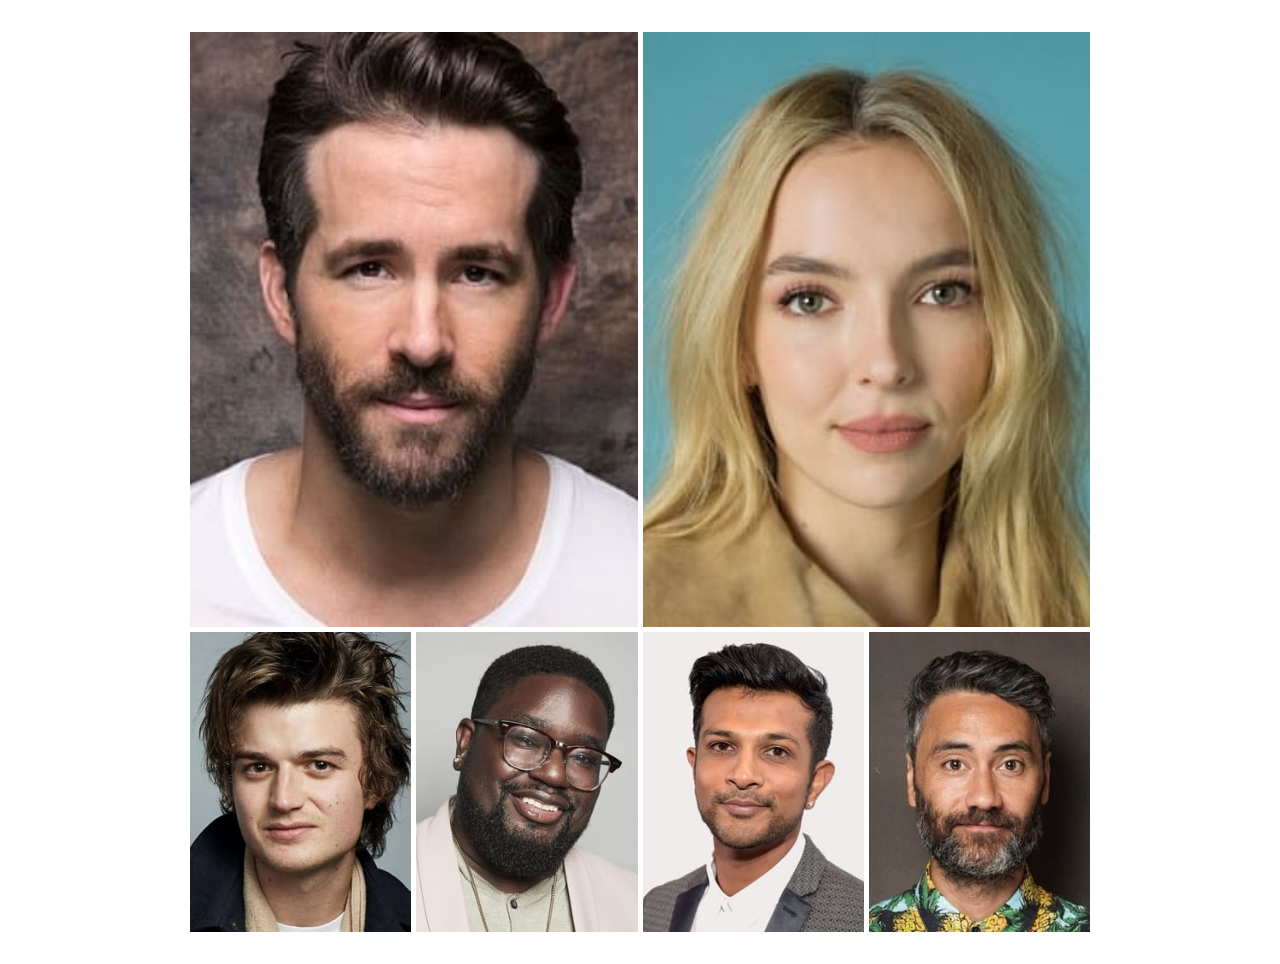
<file: actorsGallery.html>
<!DOCTYPE html>
<html lang="en">
<head>
    <meta charset="UTF-8">
    <meta name="viewport" content="width=device-width, initial-scale=1.0">
    <link rel="stylesheet" href="css/gallery.css">
    <title>Free Guy Actors Gallery</title>
</head>
<body>

    <div class="container">

        <div class="ryan">
            <div class="img">
                <img src="img/ryan.jpg" alt="">
            </div>
        </div>

        <div class="jodie">
            <div class="img">
                <img src="img/jodie.jpg" alt="">
            </div>
        </div>

        <div class="joe">
            <div class="img">
                <img src="img/joe.jpg" alt="">
            </div>
        </div>

        <div class="lilrel">
            <div class="img">
                <img src="img/lilrel.jpg" alt="">
            </div>
        </div>

        <div class="utkarsh">
            <div class="img">
                <img src="img/utkarsh.jpg" alt="">
            </div>
        </div>

        <div class="taika">
            <div class="img">
                <img src="img/taika.jpg" alt="">
            </div>
        </div>


    </div>

    
</body>
</html>
</file>
<file: css/gallery.css>
* {
    margin: 0;
    padding: 0;
    box-sizing: border-box;
   /* border: 1px solid red;*/
}

.container {
    width: 900px;
    height: 900px;
    margin: 2rem auto;
    display: grid;
    grid-template-columns: repeat(4, 1fr);
    grid-template-rows: 595px 300px;
    gap: 5px;
}

.container > div {
    width: 100%;
    height: 100%;
}

.img {
    width: 100%;
    height: 100%;
}

.img img {
    width: 100%;
    height: 100%;
    object-fit: cover;
}

.ryan {
    grid-column: 1/3;
    grid-row: 1/2;
}

.jodie {
    grid-column: 3/5;
    grid-row: 1/2;
}

@media (max-width: 568px) {
    body {
        background-color: #000;
    }

    .container {
        width: auto;
        grid-template-columns: repeat(1, auto);
        grid-template-rows: repeat(6, 1fr);
        grid-template-areas: 
        "ryan"
        "jodie"
        "joe"
        "lilrel"
        "utkarsh"
        "taika"
        ;
    }

    .ryan {
        grid-area: ryan;
    }

    .jodie {
        grid-area: jodie;
    }

    .joe {
        grid-area: joe;
    }

    .lilrel {
        grid-area: lilrel;
    }

    .utkarsh {
        grid-area: utkarsh;
    }

    .taika {
        grid-area: taika;
    }
    
}
</file>
